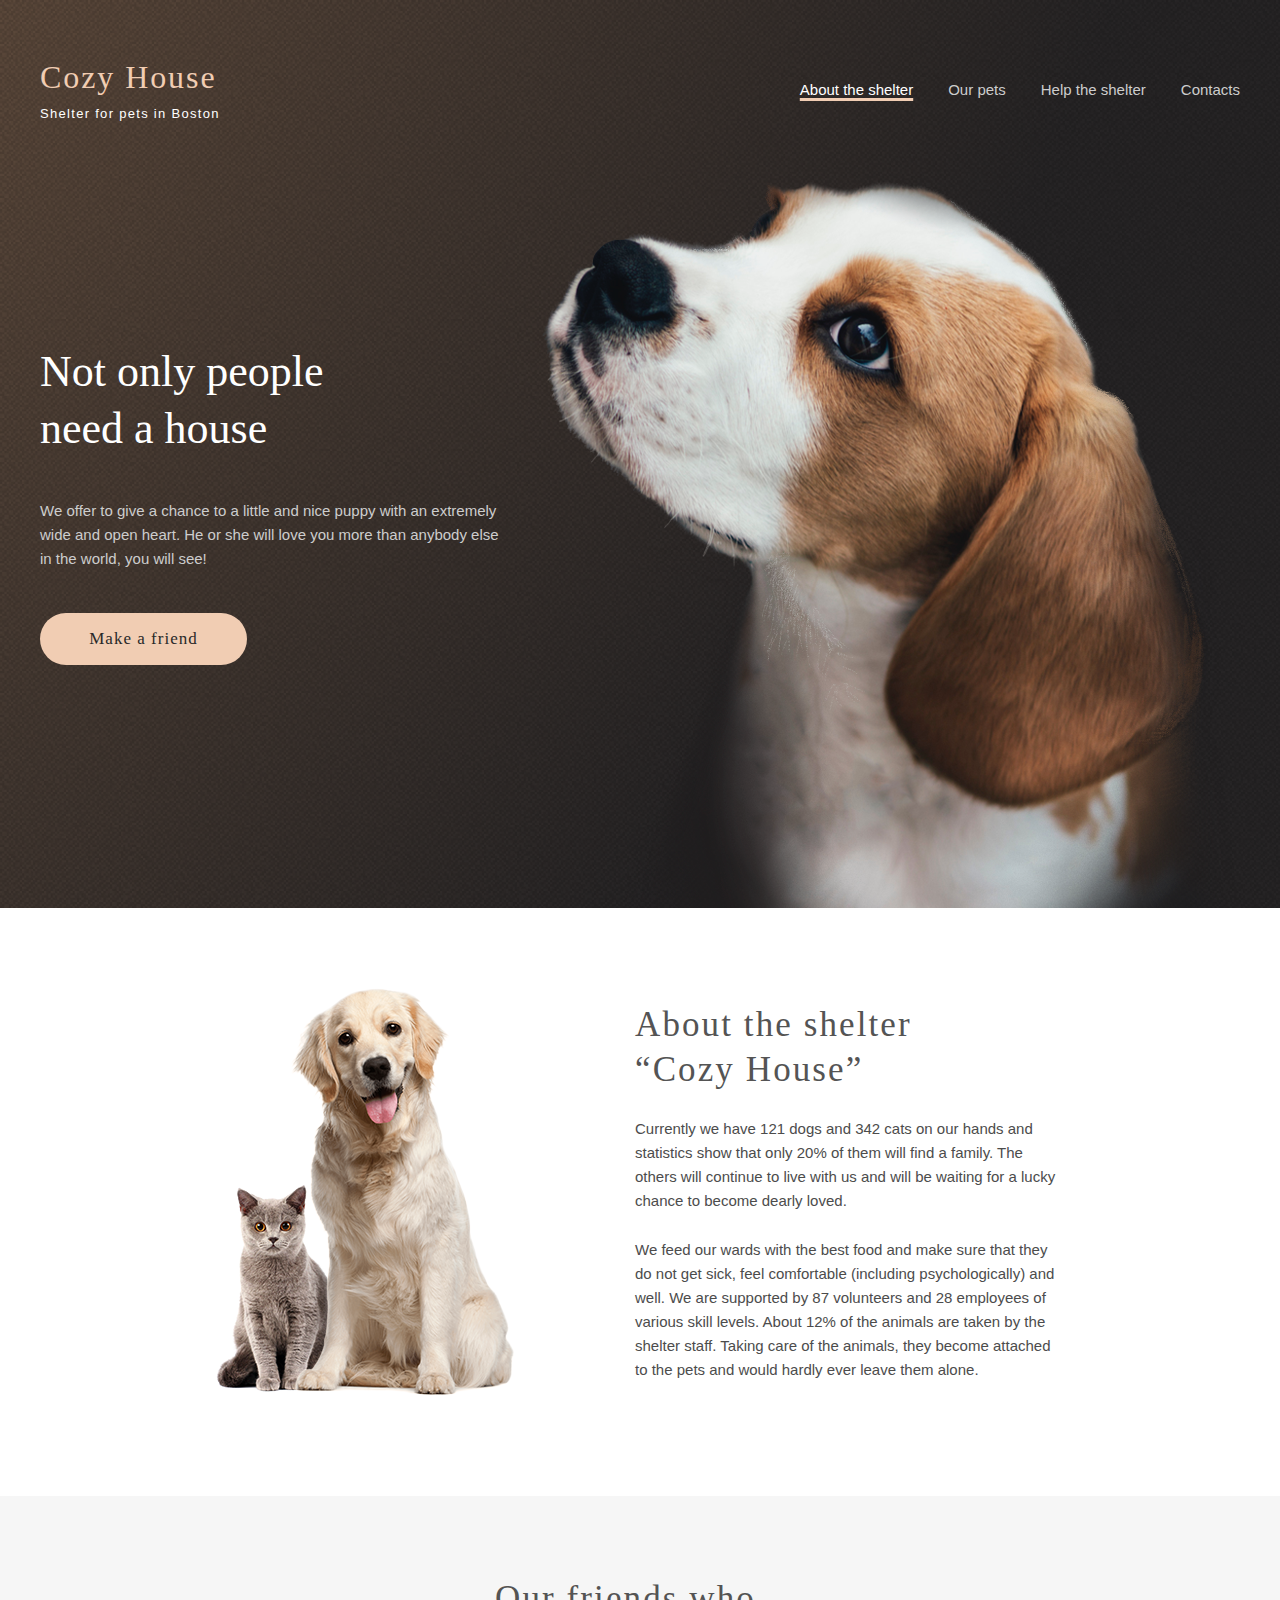
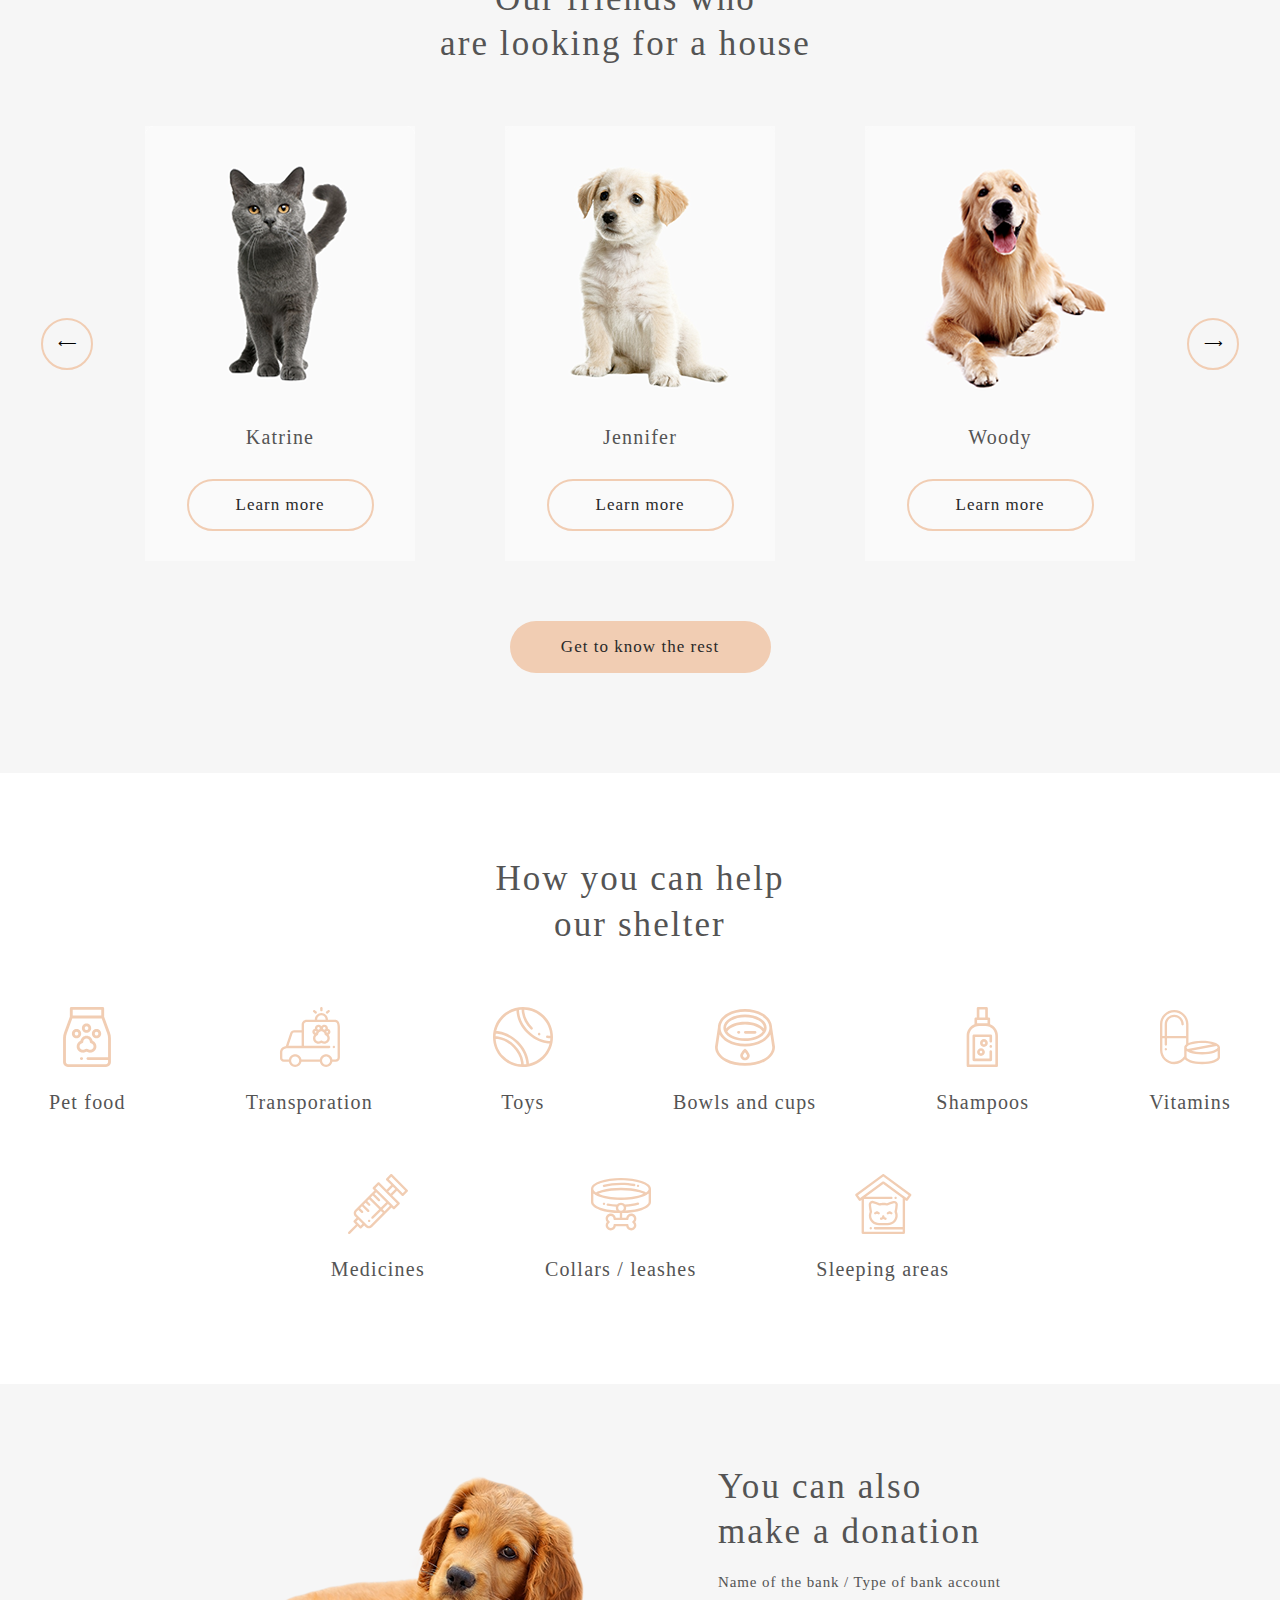
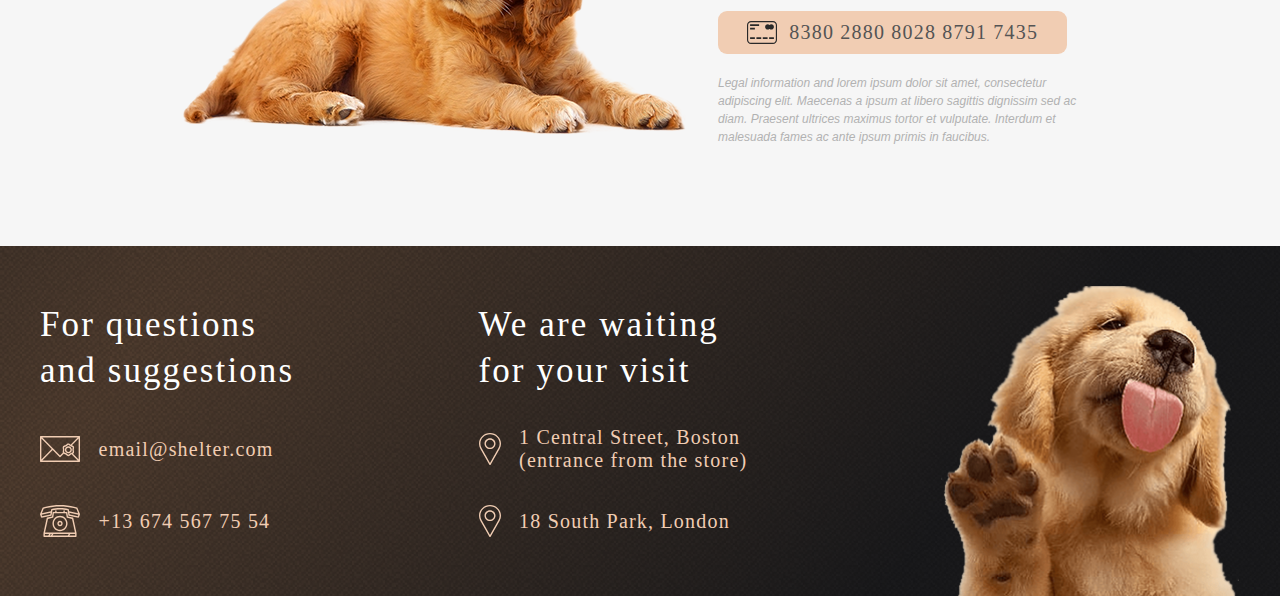
<file: pages/main/index.html>
<!DOCTYPE html>
<html>
  <head>
    <meta charset="utf-8">
    <meta name="viewport" content="width=device-width, initial-scale=1">
    <!-- <meta name="format-detection" content="telephone=no"> -->

    <title>Shelter</title>
    <link href="../../assets/icons/icon-shelter.png" rel ="icon" type="image/x icon">
    <link href="https://fonts.googleapis.com/css?family=Open+Sans+Condensed:300|Sonsie+One" rel="stylesheet" type="text/css">
    <link rel="stylesheet" href="style.css">

    
  </head>

  <body> 
      
    <div class="startscreen" id="startscreen">
       <header class="head-block">
          <div class="logotype"> 
             <div class="title"><h1><a href="#startscreen">Cozy House</a></h1> </div>
             <div class="subtitle"><p>Shelter for pets in Boston</p> </div>
          </div>

          <div class="hamburger-menu">
              <input id="menu_toggle" type="checkbox" />
              <label class="menu_btn" for="menu_toggle">
                  <span></span>
                </label>
             
                <div class="logotype-burger"> 
                    <div class="title"><h1><a href="#startscreen">Cozy House</a></h1> </div>
                    <div class="subtitle"><p>Shelter for pets in Boston</p> </div>
                 </div>

                 <div class="blackout-overlay"> </div>

                <nav class="nav-burger">
                 <div class="nav-list" id="myTopnav">
                    <a href="#startscreen" class="nav-link" id="about">About the shelter</a>
                   <a href="../pets/index.html" class="nav-link">Our pets</a>
                  <a href="#page-help" class="nav-link">Help the shelter</a>
                  <a href="#footer" class="nav-link">Contacts</a>
                 </div>
              </nav>
          </div>

          <nav class="nav">
            <div class="nav-list" id="myTopnav">
               <a href="#startscreen" class="nav-link" id="about">About the shelter</a>
              <a href="../pets/index.html" class="nav-link">Our pets</a>
             <a href="#page-help" class="nav-link">Help the shelter</a>
             <a href="#footer" class="nav-link">Contacts</a>
            </div>
         </nav>

      </header>
    

    <div class="content-main">
        <div class="txt-content-main">
        <h2 class="not-only"> Not only people<br> need a house</h2>
        <p class="txt">We offer to give a chance to a little and nice puppy with an extremely wide and open heart. He or she will love you more than anybody else in the world, you will see!</p>
         <a href="#our-friends"> <button class="button">Make a friend</button></a>
        </div>       
         <div class="img-dog"> <img src='../../assets/images/puppy.png'> </div>
        </div>
</div> <!--end startscreen-->

<div class="about-pets">
    <div class="content-about">
        <div class="txt-about-pets">
              <h3 class="about-h3">About the shelter <br> “Cozy House”</h3>
              <p class="about-p1">Currently we have 121 dogs and 342 cats on our hands and statistics show that only 20% of them will find a family. The others will continue to live with us and will be waiting for a lucky chance to become dearly loved.</p>
                <p class="about-p2">We feed our wards with the best food and make sure that they do not get sick, feel comfortable (including psychologically) and well. We are supported by 87 volunteers and 28 employees of various skill levels. About 12% of the animals are taken by the shelter staff. Taking care of the animals, they become attached to the pets and would hardly ever leave them alone.</p>
        </div>  
        <div class="img-about"> <img src='../../assets/images/about-pets.png' alt="about pets"> 
        </div>
    </div>
</div> <!--end about-->
    
<div class="page-pets" id="our-friends">
    <div class="pets-content">
        <div class="head-pets">
            <h3 class="pets-h3">Our friends who <br>are looking for a house</h3>
        </div>
        <div class="slider-pets">
            <button class="button-left-right button-left" id="btn-left">⟵</button>
            
            <div class='carousel_slider' id="carousel_slider">

                <div class="block-all-pets active-item" id="carousel">
                        <div class="block-pets">
                            <div class="img-pets"> <img src='../../assets/images/pets-katrine.png' alt="Katrine"> </div>
                            <p class="name-pets">Katrine</p>
                            <button class="button-learn-more">Learn more</button>
                        </div>
                        <div class="block-pets">
                            <div class="img-pets"> <img src='../../assets/images/pets-jennifer.png' alt="Jennifer"> </div>
                            <p class="name-pets" class="name-Jennifer">Jennifer</p>
                            <button class="button-learn-more">Learn more</button>
                        </div>
                        <div class="block-pets">
                            <div class="img-pets"> <img src='../../assets/images/pets-woody.png' alt="Woody"> </div>
                            <p class="name-pets">Woody</p>
                            <button class="button-learn-more">Learn more</button>
                        </div>
                    </div>
            </div>

            <button class="button-left-right button-right" id="btn-right">⟶</button>
        </div>
        <a href="../pets/index.html"><button class="button-pets" >Get to know the rest</button></a>
    </div>
</div>
  

<!--end page pets-->

<div class="page-help" id="page-help">
    <div class="help-content">
        <div class="head-help">
            <h3 class="head-help-h3">How you can help<br>our shelter</h3>
        </div>
        <div class="list-help">
            <div class="icon-block">
                <div class="icon"> <img src='../../assets/icons/icon-pet-food.svg' alt="icon"> </div>
                <div class="icon-txt"> <p>Pet food</p> </div>
            </div>
            <div class="icon-block">
                <div class="icon"> <img src='../../assets/icons/icon-transportation.svg' alt="icon"> </div>
                <div class="icon-txt"> <p>Transporation</p> </div>
            </div>
            <div class="icon-block">
                <div class="icon"> <img src='../../assets/icons/icon-toys.svg' alt="icon"> </div>
                <div class="icon-txt"> <p>Toys</p> </div>
            </div>
            <div class="icon-block">
                <div class="icon"> <img src='../../assets/icons/icon-bowls-and-cups.svg' alt="icon"> </div>
                <div class="icon-txt"> <p>Bowls and cups</p> </div>
            </div>
            <div class="icon-block">
                <div class="icon"> <img src='../../assets/icons/icon-shampoos.svg' alt="icon"> </div>
                <div class="icon-txt"> <p>Shampoos</p> </div>
            </div>
            <div class="icon-block">
                <div class="icon"> <img src='../../assets/icons/icon-vitamins.svg' alt="icon"> </div>
                <div class="icon-txt"> <p>Vitamins</p> </div>
            </div>
            <div class="icon-block">
                <div class="icon"> <img src='../../assets/icons/icon-medicines.svg' alt="icon"> </div>
                <div class="icon-txt"> <p>Medicines</p> </div>
            </div>
            <div class="icon-block">
                <div class="icon"> <img src='../../assets/icons/icon-collars-leashes.svg' alt="icon"> </div>
                <div class="icon-txt"> <p>Collars / leashes</p> </div>
            </div>
            <div class="icon-block">
                <div class="icon"> <img src='../../assets/icons/icon-sleeping-area.svg' alt="icon"> </div>
                <div class="icon-txt"> <p>Sleeping areas</p> </div>
            </div>
        </div>
    </div>
</div> <!--end page Help-->


<div class="donation-page">
    <div class="donation-content">
        <div class="donation-txt">
            <div class="donation-h3">
                <h3>You can also<br>make a donation</h3>
            </div>
            <div class="donation-h5">
                <h5>Name of the bank / Type of bank account</h5>
            </div>
            <div class="donation-card">
                <img src='../../assets/icons/credit-card.svg' alt="card"> 
                <p><a href="#card">&#160 8380 2880 8028 8791 7435</a></p>
            </div>
            <div class="donation-p">
                
                <p>Legal information and lorem ipsum dolor sit amet, consectetur adipiscing elit. Maecenas a ipsum at libero sagittis dignissim sed ac diam. Praesent ultrices maximus tortor et vulputate. Interdum et malesuada fames ac ante ipsum primis in faucibus.</p>
            </div>
        </div>
        <div class="donation-img">
            <img src='../../assets/images/donation-dog.png' alt="dog"> 
        </div>
    </div>


</div> <!--end page Donation-->

<div class="footer" id="footer">
    <div class="footer-elements">
    <div class="footer-contacts">
        <div class="footer-title" id="title-contacts">
            <h3>For questions <br>and suggestions</h3>
        </div>
        <div class="footer-txt" id="mail">
            <img src='../../assets/icons/icon-email.svg' alt="email">
            <p><a href="mailto:email@shelter.com"> &#160&#160 email@shelter.com</a></p>
        </div>
        <div class="footer-txt" id="phone" >
            <img src='../../assets/icons/icon-phone.svg' alt="phone">
            <p><a href="tel:+136745677554"> &#160&#160 +13 674 567 75 54</a></p>
        </div>
    </div>
    <div class="footer-location">
        <div class="footer-title" idss="title-location">
            <h3>We are waiting <br>for your visit</h3>
        </div>
        <div class="footer-txt" id="first-adress">
            <img src='../../assets/icons/icon-marker.svg' alt="adress">
            <p><a href="https://www.google.ru/maps/@53.6804329,48.7716596,11.81z" target='_blank'>&#160&#160 1 Central Street, Boston<br>&#160&#160 (entrance from the store)</a></p>
        </div>
        <div class="footer-txt" id="second-adress">
            <img src='../../assets/icons/icon-marker.svg' alt="adress">
            <p><a href="https://www.google.ru/maps/@53.6804329,48.7716596,11.81z" target="_blank"> &#160&#160 18 South Park, London </a></p>
        </div>
    </div>
    <div class="footer-puppy">
        <img src='../../assets/images/footer-puppy.png' alt="footer dog">
    </div>
    </div>
</div>
        <script src="popup.js"></script>
        <script src="index.js"></script>
        <script src="script-slider.js"></script>
  </body>
</html>
</file>
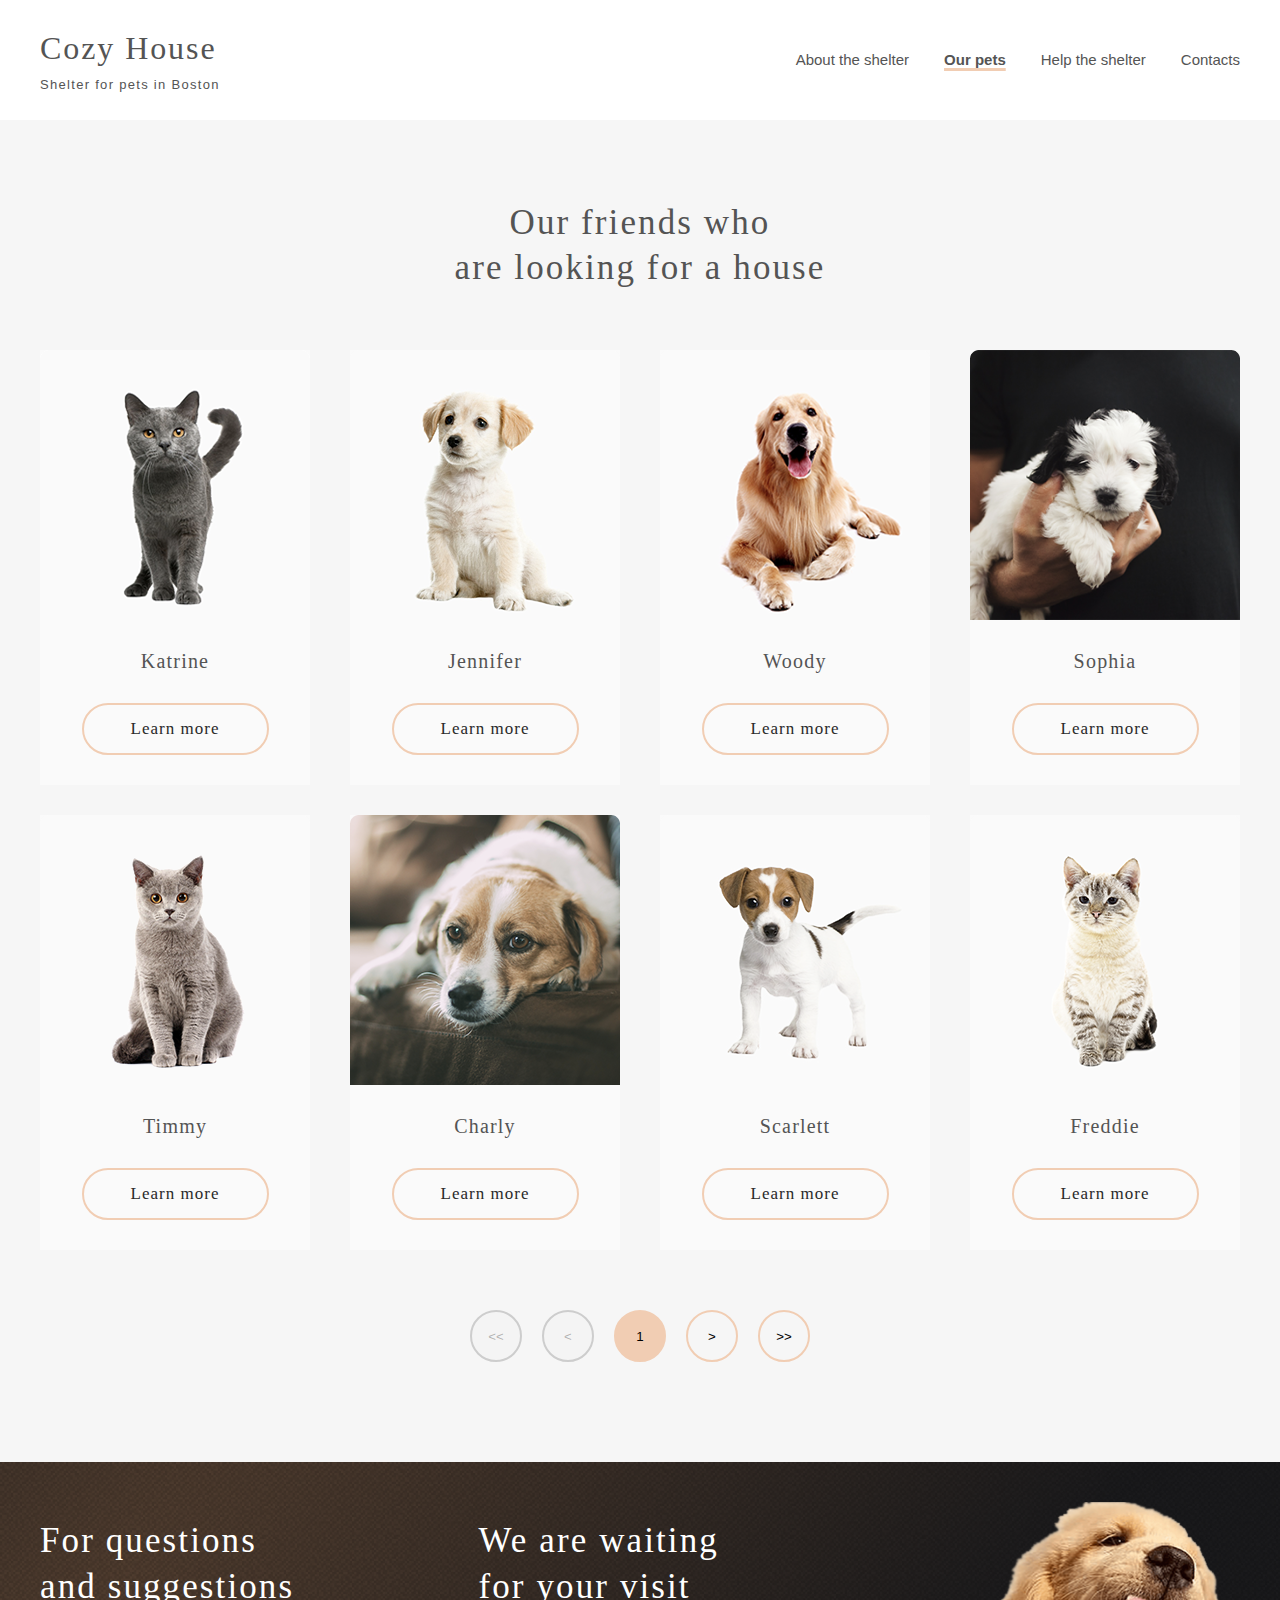
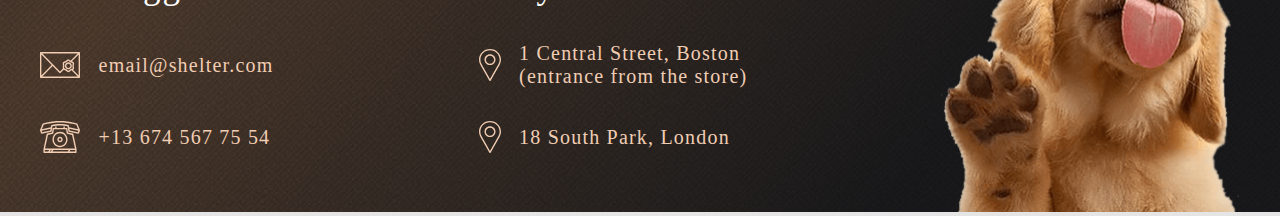
<file: pages/pets/index.html>
<!DOCTYPE html>
<html>
  <head>
    <meta charset="utf-8">
    <meta name="viewport" content="width=device-width, initial-scale=1">
    <!-- <meta name="format-detection" content="telephone=no"> -->

    <title>Our pets</title>
    <link href="../../assets/icons/icon-shelter.png" rel ="icon" type="image/x icon">
    <link href="https://fonts.googleapis.com/css?family=Open+Sans+Condensed:300|Sonsie+One" rel="stylesheet" type="text/css">
    <link rel="stylesheet" href="style.css">

    
  </head>

  <body> 

    <div class="header-container">
       <header class="head-block">
          <div class="logotype"> 
             <div class="title"><h1><a href="../main/index.html">Cozy House</a></h1> </div>
             <div class="subtitle"><p>Shelter for pets in Boston</p> </div>
          </div>

          <div class="hamburger-menu">
            <input id="menu_toggle" type="checkbox" />
            <label class="menu_btn" for="menu_toggle">
                <span></span>
            </label>
           
              <div class="logotype-burger"> 
                  <div class="title"><h1><a href="../main/index.html#startscreen">Cozy House</a></h1> </div>
                  <div class="subtitle"><p>Shelter for pets in Boston</p> </div>
               </div>

               <div class="blackout-overlay"> </div>
              
              <nav class="nav-burger">
               <div class="nav-list" id="myTopnav">
                  <a href="../main/index.html" class="nav-link" id="about">About the shelter</a>
                 <a href="../pets/index.html" class="nav-link" id="our-pets">Our pets</a>
                <a href="../main/index.html#page-help" class="nav-link">Help the shelter</a>
                <a href="#footer" class="nav-link">Contacts</a>
               </div>
            </nav>
        </div>
        


        <nav class="nav">
          <div class="nav-list" id="myTopnav">
             <a href="../main/index.html#startscreen" class="nav-link" id="about">About the shelter</a>
            <a href="../pets/index.html" class="nav-link" id="our-pets">Our pets</a>
           <a href="../main/index.html#page-help" class="nav-link">Help the shelter</a>
           <a href="#footer" class="nav-link">Contacts</a>
          </div>
       </nav>

      </header>
    </div> <!-- end header-->
    
    

      <div class="block-page-pets">
         <div class="pets-container">
            <div class="title-pets-container">
                <h3>Our friends who<br>
                    are looking for a house</h3>
            </div>
            <div class="cards pets">
                <div class="block-all-pets">
                    <div class="block-pets" class="block-Katrine">
                          <div class="img-pets"> <img src='../../assets/images/pets-katrine.png' alt="Katrine"> </div>
                           <p class="name-pets" class="name-Katrine">Katrine</p>
                           <button class="button-learn-more">Learn more</button>
                      </div>
                     <div class="block-pets" class="block-Jennifer">
                        <div class="img-pets"> <img src='../../assets/images/pets-jennifer.png' alt="Jennifer"> </div>
                         <p class="name-pets" class="name-Jennifer">Jennifer</p>
                         <button class="button-learn-more">Learn more</button>
                     </div>
                     <div class="block-pets" class="block-Woody">
                        <div class="img-pets"> <img src='../../assets/images/pets-woody.png' alt="Woody"> </div>
                         <p class="name-pets" class="name-Woody">Woody</p>
                         <button class="button-learn-more">Learn more</button>
                      </div>
                      <div class="block-pets">
                        <div class="img-pets"> <img src='../../assets/images/pets-sophia.png' alt="Sophia"> </div>
                         <p class="name-pets">Sophia</p>
                         <button class="button-learn-more">Learn more</button>
                      </div>
                      <div class="block-pets">
                        <div class="img-pets"> <img src='../../assets/images/pets-timmy.png' alt="Timmy"> </div>
                         <p class="name-pets">Timmy</p>
                         <button class="button-learn-more">Learn more</button>
                      </div>
                      <div class="block-pets">
                        <div class="img-pets"> <img src='../../assets/images/pets-charly.png' alt="Charly"> </div>
                         <p class="name-pets">Charly</p>
                         <button class="button-learn-more">Learn more</button>
                      </div>

                      <div class="block-pets">
                        <div class="img-pets"> <img src='../../assets/images/pets-scarlet.png' alt="Scarlet"> </div>
                         <p class="name-pets">Scarlett</p>
                         <button class="button-learn-more">Learn more</button>
                      </div>

                        <div class="block-pets">
                            <div class="img-pets"> <img src='../../assets/images/pets-freddie.png' alt="Freddie"> </div>
                            <p class="name-pets">Freddie</p>
                            <button class="button-learn-more">Learn more</button>
                        </div>

                        
                    </div>
            </div>
            <div class="navigation">
                <div class="button-container">
                    <button disabled class="button-nav-left"> << </button>
                    <button disabled class="button-nav-left"> < </button>
                    <button class="button-nav" id="nav-number-page">1</button>
                    <button class="button-nav"> > </button>
                    <button class="button-nav"> >> </button>
                </div>
               
            </div>
         </div>
      </div> 
    

    <div class="footer" id="footer">
      <div class="footer-elements">
       <div class="footer-contacts">
           <div class="footer-title" id="title-contacts">
               <h3>For questions <br>and suggestions</h3>
           </div>
           <div class="footer-txt" id="mail">
               <img src='../../assets/icons/icon-email.svg' alt="email">
               <p><a href="mailto:email@shelter.com"> &#160&#160 email@shelter.com</a></p>
           </div>
           <div class="footer-txt" id="phone" >
               <img src='../../assets/icons/icon-phone.svg' alt="phone">
               <p><a href="tel:+136745677554"> &#160&#160 +13 674 567 75 54</a></p>
           </div>
       </div>
       <div class="footer-location">
           <div class="footer-title" idss="title-location">
               <h3>We are waiting <br>for your visit</h3>
           </div>
           <div class="footer-txt" id="first-adress">
               <img src='../../assets/icons/icon-marker.svg' alt="adress">
               <p><a href="https://www.google.ru/maps/@53.6804329,48.7716596,11.81z" target='_blank'>&#160&#160 1 Central Street, Boston<br>&#160&#160 (entrance from the store)</a></p>
           </div>
           <div class="footer-txt" id="second-adress">
               <img src='../../assets/icons/icon-marker.svg' alt="adress">
               <p><a href="https://www.google.ru/maps/@53.6804329,48.7716596,11.81z" target="_blank"> &#160&#160 18 South Park, London </a></p>
           </div>
       </div>
       <div class="footer-puppy">
           <img src='../../assets/images/footer-puppy.png' alt="footer dog">
       </div>
      </div>
    </div>

  <script src="popup-pets.js"></script>
  <script src="index-pets.js"></script>
  <script src="script-pets.js"></script>
  </body>
</file>
<file: pages/main/style.css>
html, body {
  
  margin: 0;
  scroll-behavior: smooth;
  display: flex;
  flex-direction: column;
}

.disabled {
  display: none !important;
}

.startscreen{
  background-color: black;
  background: url('../../assets/images/gradient.png');
  background-size: cover;
  height: 908px;
  display: flex;
  flex-direction: column;
  gap: 60px;
}

.head-block {
  width: auto;
  position: relative;
  padding-top: 60px;
  display: flex;
  align-items: center;
  justify-content: space-between;
  margin-top: 0;
  margin-inline: 40px;
  height: 60px;
}

.logotype {
  display: flex;
  flex-direction: column;
  left: 40px;
  top: 60px;
}

.hamburger-menu {
  display: none;
}

.nav-burger {
  visibility: hidden;
}

#menu_toggle {
  display: none;
}

.logotype-burger {
  visibility: hidden;
  position: absolute;
  top: 30px;
  right: -100%;
  z-index: 400;
}

.title h1 {
  margin: 0;
  font-size: 32px;
}

.title h1 a{
  margin: 0;
  color: #F1CDB3;  
  font-family: 'Georgia';
  font-style: normal;
  font-weight: 400;
  font-size: 32px;
  line-height: 110%;
  letter-spacing: 0.06em;
  text-decoration: none;
}

.subtitle p{
  margin: 0;
  margin-top: 10px;
  color:#ffffff;
  font-family: Arial, sans-serif;
  font-style: normal;
  font-weight: 400;
  font-size: 13px;
  line-height: 15px;
  align-items: center;
  letter-spacing: 0.1em;
  text-align: center;
  margin-bottom: 0;
}
 

.nav {
  margin-left: auto;
}  

.nav-list {
  list-style: none;  
  display: flex;
  flex-direction: row;
  gap: 35px;
  align-items: center;
  margin-right: 0;   
}

.nav-link {   
  font-family: 'Arial';
  font-style: normal;
  font-weight: 400;
  font-size: 15px;
  line-height: 160%;
  text-decoration: none;
  color: #CDCDCD;
  margin-bottom: 0;
}

.nav-link:hover {
  text-decoration: none;
  color: #ffffff;
}

#burger {
  display: none;
} 
    
#about {
  font-family: 'Arial';
  text-decoration: underline;
  color: #ffffff;
  text-decoration-color: #F1CDB3;
  text-decoration-thickness: 3px;
  text-underline-offset: 3px;
}

.content-main { 
  margin-bottom: 0;
  display: flex;
  flex-direction: row;
  justify-content: center;
  gap: 42px;
  margin-inline: 40px;
}

.txt-content-main {
  display: flex;
  flex-direction: column;
  margin-top: 163px;
  width: 460px;
  height: 322px;
}

.not-only {
  margin-top: 0;
  margin-bottom: 0;
  padding-bottom: 42px;
  width: 310px;
  color: #ffffff;
  font-family: 'Georgia';
  font-style: normal;
  font-weight: 400;
  font-size: 44px;
  line-height: 130%;
  display: flex;
  align-items: center;
}

.txt {
  margin-top: 0;
  margin-bottom: 0;
  padding-bottom: 42px;
  font-family: 'Arial';
  font-style: normal;
  font-weight: 400;
  font-size: 15px;
  line-height: 160%;
  display: flex;
  align-items: center;
  color: #CDCDCD;
}

.button a {
  text-decoration: none;
  color: #292929;
}

.button {
  background: #F1CDB3;
  border-radius: 100px;
  border: none;
  width: 207px;
  height: 52px;
  font-family: 'Georgia';
  font-style: normal;
  font-weight: 400;
  font-size: 17px;
  line-height: 130%;
  letter-spacing: 0.06em;
  color: #292929;
  cursor: pointer;
}

.button:hover {
  background: #FDDCC4;
}

                                                     /* About pets */
.about-pets {
  background: #ffffff;
  height: 588px;
}

.content-about {
  margin: 0px 40px 100px 40px;
  padding-top: 80px;
  display: flex;
  flex-direction: row-reverse;
  gap: 120px;
}

.about-h3 {
  margin-top: 0;
  width: 370px;
  height: 90px;
  margin-bottom: 25px;
  font-family: 'Georgia';
  font-style: normal;
  font-weight: 400;
  font-size: 35px;
  line-height: 130%;
  display: flex;
  align-items: center;
  letter-spacing: 0.06em;
  color: #545454;
}

.about-p1 {
  margin-top: 0;
  margin-bottom: 25px;
  font-family: 'Arial';
  font-style: normal;
  font-weight: 400;
  font-size: 15px;
  line-height: 160%; 
  color: #4C4C4C;
}

.about-p2 {
  margin-bottom: 0;
  font-family: 'Arial';
  font-style: normal;
  font-weight: 400;
  font-size: 15px;
  line-height: 160%;
  display: flex;
  align-items: center;
  color: #4C4C4C;
}

.txt-about-pets {
  width: 430px;
  height: 380px;
  margin-right: 175px;
  padding-top: 14px;

}

.img-about {
  width: 300px;
  height: 408px;
}
                                        
.page-pets {                          /* Page Pets */
  background: #F6F6F6;
  height: 877px;
}

.pets-content {
  margin: 0px 40px 100px 40px;
  padding-top: 80px;
  display: flex;
  flex-direction: column;
  align-items: center;
  /* max-width: 1200px; */
  height: 697px;
  gap: 60px;
}

.head-pets {
  height: 90px;
}

.pets-h3 {
  margin: 0;
  width: 400px;
  height: 90px;
  margin-top: 0;
  font-family: 'Georgia';
  font-style: normal;
  font-weight: 400;
  font-size: 35px;
  line-height: 130%;
  display: flex;
  align-items: center;
  text-align: center;
  letter-spacing: 0.06em;
  color: #545454;
}

.button-pets a{
  text-decoration: none;
  color: #292929;
}

.button-pets {
  width: 261px;
  height: 52px;
  background: #F1CDB3;
  border-radius: 100px;
  border: none;
  font-family: 'Georgia';
  font-style: normal;
  font-weight: 400;
  font-size: 17px;
  line-height: 130%;
  letter-spacing: 0.06em;
  color: #292929;
  align-items: center;
  cursor: pointer;
}

.button-pets:hover {
  background: #FDDCC4;
}

.slider-pets {
  position: relative;
  overflow: hidden;
  height: 435px; 
  display: flex;
  flex-direction: row;
  gap: 52px;
  align-items: center; 
}

.block-all-pets {
  display: flex;
  flex-direction: row;
  gap: 90px;   
}
.block-all-pets :hover > .button-learn-more{
  background: #FDDCC4 ;
} 

.block-pets {
  background-color: #FAFAFA;     /* block one pet - img, name, button */
  width: 270px;
  height: 435px;
  gap: 30px;
  cursor: pointer;
} 


.img-pets {
  width: 270px;
  height: 270px;
}

.name-pets{
  font-family: 'Georgia';
  font-style: normal;
  font-weight: 400;
  font-size: 20px;
  line-height: 23px;
  display: flex;
  align-items: center;
  text-align: center;
  letter-spacing: 0.06em;
  color: #545454;
  width: 270px;
  display: inline-block;
  margin: 30px 0;
}

.button-left-right {
  border: 2px solid #F1CDB3;
  background: #F6F6F6;
  box-sizing: border-box;
  border-radius: 100px;
  width: 52px;
  height: 52px;
  cursor: pointer;
}

.button-learn-more {
  background: #FAFAFA;
  font-family: 'Georgia';
  font-style: normal;
  font-weight: 400;
  font-size: 17px;
  line-height: 130%;
  letter-spacing: 0.06em;
  color: #292929;
  border: 2px solid #F1CDB3;
  box-sizing: border-box;
  border-radius: 100px;
  width: 187px;
  height: 52px;
  margin-left: 41.5px;
  cursor: pointer;
}

.block-all-pets :hover {  /*интерактивность карточки */
  background: #fff;
}

.button-learn-more:hover {
  background: #FDDCC4;
}

.button-left-right:hover {
  background: transparent;
}


.page-help {                                                     /* page HELP */
  background-color: #fff;
}

.help-content {
  height: 431px;
  margin-bottom: 100px;
  margin-left: 40px;
  margin-right: 40px;
  padding-top: 80px;
  display: flex;
  flex-direction: column;
  justify-content: center;
}

.head-help h3 {
  height: 90px;
  margin-bottom: 60px;
  font-family: 'Georgia';
  font-style: normal;
  font-weight: 400;
  font-size: 35px;
  line-height: 130%;
  display: flex;
  align-items: center;
  text-align: center;
  letter-spacing: 0.06em;
  color: #545454; 
  margin-top: 0;
  padding-top: 35px;
  justify-content: center;
}

.list-help  {
  display: flex;
  flex-direction: row;
  flex-wrap: wrap;
  justify-content: center;
  column-gap: 120px;
  row-gap: 40px;
  padding-bottom: 15px;
}

.icon-block {
  display: flex;
  flex-direction: column;
  justify-content: center;
  align-items: center;
}

.icon-txt p{
  font-family: 'Georgia';
  font-style: normal;
  font-weight: 400;
  font-size: 20px;
  line-height: 115%;
  display: flex;
  align-items: center;
  text-align: center;
  letter-spacing: 0.06em;
  color: #545454;
}

.icon img {
  float: bottom;
}


.donation-page {                                                /* Donation-page */
  height: 462px;
  background: #F6F6F6;
}

.donation-content {
  max-width: 915px;
  height: 282px;
  display: flex;
  flex-direction: row-reverse;
  margin-left: 183px;
  margin-right: 182px;
  padding-top: 80px;
}

.donation-img {
  width: 505px;
  height: 261px;
  padding-bottom: 110px;
  padding-top: 11px;
}

.donation-txt{
  margin-top: 0;
  width: 380px;
  padding-left: 30px;
  display: flex;
  flex-direction: column;
  row-gap: 20px;
  justify-content: center;
}

.donation-h3 h3{
  margin: 0;
  height: 90px;
  width: 300px;
  font-family: 'Georgia';
  font-style: normal;
  font-weight: 400;
  font-size: 35px;
  line-height: 130%;
  display: flex;
  align-items: center;
  letter-spacing: 0.06em;
  color: #545454;
}

.donation-h5 h5 {
  font-family: 'Georgia';
  font-style: normal;
  font-weight: 400;
  font-size: 15px;
  line-height: 110%;
  display: flex;
  align-items: center;
  letter-spacing: 0.06em;
  color: #545454;
  margin: 0;
}

.donation-card {
  background: #F1CDB3;
  border-radius: 9px;
  font-family: 'Georgia';
  font-style: normal;
  font-weight: 400;
  font-size: 20px;
  line-height: 115%;
  display: flex;
  align-items: center;
  letter-spacing: 0.06em;
  color: #545454;
  height: 43px;
  width: 349px;
  margin: 0;
  justify-content: center;
}

.donation-card a {
  text-decoration: none;
  font-family: 'Georgia';
  font-style: normal;
  font-weight: 400;
  font-size: 20px;
  line-height: 115%;
  display: flex;
  align-items: center;
  letter-spacing: 0.06em;
  color: #545454;
  height: 43px;
  margin: 0;
  justify-content: center;
}

.donation-p p {    
  font-family: 'Arial';
  font-style: italic;
  font-weight: 400;
  font-size: 12px;
  line-height: 18px;
  display: flex;
  align-items: center;
  color: #B2B2B2;
  margin: 0;
}
 
.footer {                                    /* footer */
  height: 350px;
  background: url('../../assets/images/footer-gradient-background.png');
  background-size: cover;
}

.footer-elements {
  margin: 40px 40px 0 40px;
  display: flex;
  flex-direction: row;
  gap: 160px;
}


.footer-contacts {
  width: 279px;
  height: 234px;
  display: flex;
  flex-direction: column;
  padding-top: 16px;
  padding-bottom: 60px;
  gap: 40px;
}

.footer-location {
  width: 302px;
  height: 234px;
  display: flex;
  flex-direction: column;
  justify-content: left;
  padding-top: 16px;
  gap: 33px;
}

.footer-title {
  margin-left: 0;
}

.footer-txt {
  display: flex;
  align-items: center;
}

.footer-title h3{
  margin: 0;
  font-family: 'Georgia';
  font-style: normal;
  font-weight: 400;
  font-size: 35px;
  line-height: 130%;
  letter-spacing: 0.06em;
  color: #FFFFFF;
  display: flex;
}

.footer-txt p {
  margin: 0;
}

.footer-txt p a{
  text-decoration: none;
  font-family: 'Georgia';
  font-style: normal;
  font-weight: 400;
  font-size: 20px;
  line-height: 115%;
  letter-spacing: 0.06em;
  color: #F1CDB3;
}


@media screen and (max-width: 1279.98px) {

  body {
    width: 100%;
  }

  .startscreen {
    display: flex;
    height: 1165px;
  
  }

  .head-block {
    margin-inline: 30px;
    padding-top: 30px;
  }

  .content-main {
    margin-top: 0;
    display: flex;
    flex-direction: column;
    align-items: center;
    justify-content: center;
    height: 1015px;
    gap: 100px;
  }

  .txt-content-main {
    margin-top: 0;
  }

  .txt-content-main a{
    display: inline-block;
    align-self: center;
  }

  .img-dog {
    align-self: flex-end;
  }

  .img-dog img {
    height: 593px;
    float: right;
  }

  .about-pets {
    height: 1048px;
  }

  .content-about {
    flex-direction: column;
    align-items: center;
    gap: 80px;
  }

  .txt-about-pets {
    margin: 0;
    padding-top: 0%;
  }

  .pets-content {
    margin-inline: 30px;
  }

  .block-pets:nth-child(3) {
    display: none;
  }

  .slider-pets {
    gap: 12px;
  }

  .block-all-pets {
    gap: 40px;
  }

  .page-help {
    height: 779px;
  }

  .help-content {
    margin-inline: 69px;
    height: 599px;
  }

  .icon-block {
    height: 113px;
    gap: 30px;
  }

  .list-help {
    height: 449px;
    display: grid;
    grid-template-columns: 1fr 1fr 1fr;
    grid-template-rows: 1fr 1fr 1fr;
    grid-column-gap: 60px;
    grid-row-gap: 55px;
    padding-bottom: 0;
  }

  .icon-txt p{
    margin: 0;
  }

  .head-help h3 {
    padding-top: 0;
  }
  
  .donation-page {
    height: 783px;
  }

  .donation-content {
    height: 603px;
    flex-direction: column;
    gap: 60px;
    justify-content: center;
    justify-self: center;
    align-items: center;
  }

  .donation-txt {
    padding-left: 0;
  }

  .donation-img {
    padding-bottom: 0;
    padding-top: 0;
  }

  .footer {
    height: 639px;
    background-size: cover;
  }

  .footer-elements {
    max-width: 1000px;
    flex-wrap: wrap;
    row-gap: 65px;
    column-gap: 60px;
    justify-content: center;
    margin: 30px 30px auto 30px;
  }

  .footer-contacts, .footer-location {
    padding-bottom: 0;
    padding-top: 0;
  }

  .footer-puppy img {
    float: bottom;
  }
}

@media screen and (max-width: 767px) {       /* медиа запрос 320-768 */

  body {
    width: 100%;
  }

  .startscreen {
    display: flex;
    height: 823px;
  }

  .head-block {
    margin-left: 10px;
    margin-right: 53px;
  }

  .nav {
    display: none;
  }

  #burger {
    position: relative;
    top: 0;
    right: 0;
    float: right;
    display: block;
    color: #F1CDB3;
    text-decoration: none;
    font-size: 32px;
  }

  .content-main {
    margin-top: 0;
    display: flex;
    flex-direction: column;
    align-items: center;
    justify-content: center;
    height: 673px;
    margin-inline: 10px;
    gap:105px;
  }

  .txt-content-main {
    margin-top: 0;
    width: 100%;
    height: 296px;
    gap: 42px;
  }

  .txt-content-main a{
    display: inline-block;
    align-self: center;
  }

  .not-only {
    font-size: 25px;
    justify-items: center;
    padding-bottom: 0;
    display: block;
    margin: 0 auto;
    text-align: center;
    letter-spacing: 0.06em;
    width: auto;
  }

  .txt {
    display: block;
    margin: 0 auto;
    padding-bottom: 0;
    text-align: center;
  }

  .txt p {
    text-align: center;
  }

  .img-dog {
    align-self: flex-end;
  }

  .img-dog img {
    height: 271.77px;
    float: bottom;
  }

  .about-pets {
    height: 974px;
  }

  .content-about {
    flex-direction: column;
    align-items: center;
    height: 890px;
    margin: 42px 10px;
    padding-top: 0;
    padding-bottom: 0;
    gap: 42px;
  }

  .about-h3 {
    width: 100%;
    font-size: 25px;
    text-align: center;
    display: block;
    margin: auto;
  }

  .about-p1, .about-p2 {
    margin-bottom: 22px;
    margin-inline: 15px;
    text-align: justify;
  }

  .txt-about-pets {
    width: auto;
    height: 494px;
    margin: 0;
    padding-top: 0%;
  }

  .img-about img{
    height: 353.6px;
    width: 260px;
  }

  .img-about {
    width: auto;
    height: auto;
    justify-items: center;
  }

  .page-pets {
    height: 791px;
  }

  .pets-content {
    margin: 42px 10px;
    padding-top: 0;
    gap: 42px;
  }

  .pets-h3 {
    font-size: 25px;
    width: 100%;
    height: 64px;
    text-align: center;
  }

  .head-pets {
    height: 64px;
  }

  .block-pets:nth-child(2) {
    display: none;
  }

  .slider-pets {
    height: auto;
    display: grid;
    grid-row-gap: 20px;
    align-items: baseline;
    grid-template-areas: 
    "A A"
    "B C" ;
  }

  .carousel_slider {
    grid-area: A;
    padding-bottom: 20px;
  }

  .button-left {
    grid-area: B;
  }

  .button-right {
    grid-area: C;
  }

  .button-left-right {
    justify-self: center
  }

  .page-help {
    height: 745px;
  }

  .help-content {
    margin: 0;
    margin-inline: 0;
    height: 100%;
    width: 100%;
    padding-top: 0;
  }

  .head-help h3 {
    font-size: 25px;
    height: 64px;
    margin-bottom: 42px;
  }
  .icon-block {
    height: 87px;
    gap: 20px;
  }

  .icon-txt p {
    font-size: 15px;
  }

  .icon img {
    height: 50px;
    width: 50px;
  }

  .list-help {
    height: 555px;
    grid-template-columns: repeat(2, 1fr);
    grid-template-rows: repeat(5, 1fr);
    grid-column-gap: 30px;
    grid-row-gap: 30px;
    padding: 0 4.6875%;
  }

  .donation-page {
    height: 542.2px;
  }

  .donation-content {
    margin: 42px 10px;
    height: auto;
    gap: 42px;
    padding-top: 0;
  }

  .donation-txt {
    width: 100%;
    align-items: center;
    margin: 0 10px;
  }

  .donation-h3 h3{
    display: block;
    font-size: 25px;
    height: 64px;
  }

  .donation-h3 {
    text-align: center;
  }

  .donation-h5 h5{
    letter-spacing: 0;
    height: 24px;
  }

  .donation-h5 {
    text-align: center; 
  }

  .donation-card a{
    font-size: 15px;
  }

  .donation-card {
    width: 281px;
  }

  .donation-p {
    margin: 0 10px;
    text-align: justify;
  }

  .donation-img img {
    width: 260px;
  }

  .donation-img {
    width: 100%;
    height: auto;
    display: flex;
    justify-content: center;
  }

  .footer {
    height: 809px;
  }

  .footer-elements {
    margin: 30px 10px 0 10px;
    flex-direction: column;
    gap: 40px;
    justify-content: center;
  }

  .footer-contacts {
    width: 100%;
    height: 208px;
    gap: 40px;
    justify-content: center ;
    align-self: center;
    align-items: center;
  }

  .footer-location {
    width: 100%;
    height: 222px;
    gap: 40px;
  }

  .footer-title {
      width: 92.667%;
      margin: 0 auto;
      justify-content: center;
      align-items: center;
  }

  .footer-title h3{
      display: block;
  font-size: 25px;
  text-align: center;
  justify-content: center;
  align-items: center;
  }
  .footer-title h3 br{
      display: none;
  }

  .footer-txt {
      justify-content: center;
  }
  .footer-txt p {
      display: block;
      text-align: center;
      justify-content: flex-start;
  }

  #first-adress,  #second-adress {
      text-align: start;
  }

  .footer-puppy img{
  width: 260px;
  height: 269px;
  }

  .footer-puppy {
      height: 269px;
      width: 260px;
      display: block;
      align-items: center;
      margin: 0 auto;
  }


                      /* Gamburger version2 */

  #menu_toggle {
      opacity: 0;
  }

  .hamburger-menu {
    display: block;
  }

  .menu_btn {
      display: flex;
      align-items: center;
      position: absolute;
      top: 49px;
      right: 0;
      width: 30px;
      height: 22px;
      cursor: pointer;
      z-index: 100;
  }
  .menu_btn > span,
  .menu_btn > span::before,
  .menu_btn > span::after {
      display: block;
      position: absolute;
      width: 100%;
      height: 2px;
      background-color: #F1CDB3;
  }

  .menu_btn > span::before {
      content: '';
      top: -8px;
  }

  .menu_btn > span::after {
    content: '';
    top: 8px; 
  }

  .nav-burger {
      display: flex;
      align-items: center;
      justify-content: center;
      position: fixed;
      top: 0;
      right: -100%;
      width: 320px;
      height: 100vh;
      margin: 0;
      padding: 0;
      list-style: none;
      text-align: center;
      background-color:#292929;
      box-shadow: 1px 0px 6px rgba(0,0,0,.2);
  }

  .nav-list {
      display: flex;
      flex-direction: column;
      gap: 40px;
      padding: 248px 0;
  }
  .nav-link {
      font-size: 32px;
      font-weight: 400;
  }

  #menu_toggle:checked ~ .menu_btn {
      transform: rotate(90deg);
  }

  #menu_toggle:checked ~ .nav-burger {
      visibility: visible;
      right: 0;
  }
  
  #menu_toggle:checked ~ .nav-link {
      /* visibility: visible;
      display:block; */
      position: absolute;
      z-index: 300;
  }

  #menu_toggle:checked ~ .logotype-burger {
      visibility: visible;
      right: 60px;
  }

  .menu_btn  {
    transition-duration: 1s;
  }

  .logotype-burger {
    transition-duration: 1s;
  }

  .nav-burger {
    transition-duration: 1s;
  }

}

.hidden {
    opacity: 0;
    transition: opacity 1s;
}

.carousel_slider {
    position: relative;
    overflow: hidden;
    display: flex;
    flex-direction: row;
    flex-wrap: nowrap;
    overflow: hidden;
}

.active-item {
    transform: translateX(0);
}

.right-item {
    position: absolute;
    transform: translateX(110%);
    opacity: 0;
}

.left-item {
    position: absolute;
    transform: translateX(-110%);
    opacity: 0;
}

.transition-right-active {
    transform: translateX(-110%);
    transition-duration: 1s;
    transition-property: transform;
}

.transition-left-active {
    transform: translateX(110%);
    transition-duration: 1s;
    transition-property: transform;
}

.transition-right-right {
    transform: translateX(0);
    opacity: 1;
    transition-duration: 1s;
    transition-property: all;
}

.transition-left-left {
    transform: translateX(0);
    opacity: 1;
    transition-duration: 1s;
    transition-property: all;
}

  .vmodal.open .modal-overlay {
    opacity: 1;
    z-index: 100;
  }

 
 .vmodal.open .modal-window {
     opacity: 1;
     z-index: 200;
 }

 .modal-overlay {
    opacity: 0;
    z-index: -2;
 }

.modal-window {
    opacity: 0;
    z-index: -1;
}

  .modal-overlay {
      position: fixed;
      top: 0;
      right: 0;
      left: 0;
      bottom: 0;
      background: rgba(0,0,0,.6);
  }

  .blackout-overlay {  
    opacity: 0;
    position: fixed;
    top: 0;
    right: 0;
    left: 0;
    bottom: 0;
    background: rgba(0,0,0,.5);
    z-index: -200;
  }
    
    .blackout-overlay-on {
        cursor: pointer;
        opacity: 1;
        z-index: 0;
        transition: opacity 1s;
    }
    

  .modal-window {
   
    position: absolute;
    top: 0; left: 0; bottom: 0; right: 0;
     /* width: 70.3125%;
        height: 57.01%; */
    
    
      margin: auto;
      align-self: center;
  }

 .modal-close {
     cursor: pointer;
     position: absolute;
     width: 52px;
     height: 52px;
     right: -52px;
     top: -52px;
border: 2px solid #F1CDB3;
border-radius: 100px;
background: none;
font-size: 25px;
    
 }

 .modal-close:hover {
    background: rgba(241, 205, 179, 1);
 }
 

 .scroll-off {
     overflow: hidden;
 }

 .modal-body {
    position: absolute;
    top: 0; left: 0; bottom: 0; right: 0;
    margin: auto;
    display: flex;
    flex-direction: row;
    width: 900px;
    height: 500px;
    gap: 10px;
    background: #FFF;
    border-radius: 5px;
 }
 .modal-content {
     display: flex;
     flex-direction: column;
     right: 2.2%;
     width: 39%;
     height: 72.4%;
     
 }
 .modal-img {
    align-self: center;
    width: 500px;
    height: 500px;
 }

 .modal-content h1 {
   
    
    
  /*  position: absolute;
    left: 1px;
    top: 0px; */
    font-family: 'Georgia';
    font-style: normal;
    font-weight: 400;
    font-size: 35px;
    line-height: 130%;
    letter-spacing: 0.06em;
        color: #000000;
    margin-top: 50px;
    margin-bottom: 0;
    text-align: left;
 }

 .modal-content h3 {
    font-family: 'Georgia';
    font-style: normal;
    font-weight: 400;
    font-size: 20px;
    line-height: 115%;
    letter-spacing: 0.06em;
    margin-top: 10px;
    margin-bottom: 40px;
    text-align: left;
 }

 .modal-content p, .modal-content h5 {
    font-family: 'Georgia';
    font-style: normal;
    font-weight: 400;
    font-size: 15px;
    line-height: 110%;
    letter-spacing: 0.06em;
    margin-top: 0;
    text-align: left;
 }

 .modal-content ul {
    display: flex;
    flex-direction: column;
    gap: 10px;
    padding-left: 16px;
 }

 .modal-content li h5 {
     margin: 0;
 }
 
 .modal-content p {  
     margin-bottom: 40px;
 }

 .modal-content ul {
  margin-top: 0;
}

@media screen and (max-width: 1279.98px) {

  .modal-body {
    width: 630px;
    height: max-content;
  }

  .modal-img {
    width: 350px;
    height: 350px;
  }

  .modal-content h1 {
    margin-top: 10px;
  }
  .modal-content h3 {
    margin-top: 10px;
    margin-bottom: 20px;
  }

.modal-content p {
    margin-bottom: 20px;
    font-size: 13px;
}
.modal-content ul {
gap:5px;
}
     
}

@media screen and (max-width: 767.5px) {
    .modal-img {
        display: none;
    }

    .modal-body {
        width: 240px;
        height: 341px;
        display: block;
        overflow: scroll;
    }

   .modal-content {
       width: auto;
       margin: 10px;
   }

.modal-content h1 {
    margin-top: 10px;
}
.modal-content h3 {
    margin-top: 10px;
    margin-bottom: 20px;
}

.modal-content p {
    margin-bottom: 20px;
    font-size: 13px;
}
.modal-content ul {
gap:5px;
}
  

}
</file>
<file: pages/pets/style.css>
html {
    scroll-behavior: smooth;
}

body {
    max-width: 1280px;
    margin: auto;
    background-color: #E5E5E5;
    display: flex;
    flex-direction: column;
}
.header-container {
    height: 120px;
    background-color: #ffffff;
    position: sticky;
    top: 0;
}
.head-block {
    width: auto;
    display: flex;
    align-items: center;
    margin-top: 0;
    margin-left: 40px;
    margin-right: 40px;
    height: 120px;
}
.logotype {
    display: flex;
    flex-direction: column;
    left: 40px;
    top: 60px;
    height: 60px;
    gap: 10px;
    
       }

    .logotype-burger {
        display: none;
    }
    .nav-burger {
        display: none;
    
    }
    #menu_toggle {
       display: none;
    }
    
    .logotype-burger {
        display: none;
    }
    
    
    .title h1 a{
    margin: 0;
    color: #545454;  
    font-family: 'Georgia';
    font-style: normal;
    font-weight: 400;
    font-size: 32px;
    line-height: 110%;
    letter-spacing: 0.06em;
    text-decoration: none;
         }

    .title h1{
        margin: 0;
    }
    
    .subtitle p{
    margin: 0;
    color:#545454;
    font-family: Arial, sans-serif;
    font-style: normal;
    font-weight: 400;
    font-size: 13px;
    line-height: 15px;
    align-items: center;
    letter-spacing: 0.1em;
    text-align: center;
    margin-bottom: 0;
    
    
    }
     
    
       
    .nav {
    margin-left: auto;
    }   
    .nav-list {
        list-style: none;  
        display: flex;
        flex-direction: row;
        gap: 35px;
        align-items: center;
        
    }
    .nav-link {   
        font-family: 'Arial';
        font-style: normal;
        font-weight: 400;
        font-size: 15px;
        line-height: 160%;
        text-decoration: none;
        color: #545454;
    
    }
    .nav-link:hover {
        text-decoration: none;
        color: #545454;
        font-weight: bold;
    }

    #burger {
        display: none;
        } 

    #our-pets {
        font-family: 'Arial';
        text-decoration: underline;
        color: #545454;
        font-weight: 400;
        line-height: 160%;
        font-weight: bold;
        text-decoration-color: #F1CDB3;
        text-decoration-thickness: 3px;
        text-underline-offset: 3px;
    }

    .block-page-pets{
                   /* vvvvvvvvvvvvvvvvvvvvvvvvv */
        height: 1342px;
        background: #F6F6F6;
    }
    .pets-container {

        height: 1162px;
        padding: 80px 40px 100px 40px;
        background: #F6F6F6;
        display: flex;
        flex-direction: column;
        
    }
    .title-pets-container h3{
        margin-top: 0;
        height: 90px;
        margin-bottom: 0;
              font-family: 'Georgia';
    font-style: normal;
    font-weight: 400;
    font-size: 35px;
    line-height: 130%;
    display: flex;
    align-items: center;
    text-align: center;
    letter-spacing: 0.06em;
    color: #545454;
    justify-content: center;
    }

    .title-pets-container {
        margin-bottom: 60px;
    }
    .block-all-pets {
        height: 930px;
        margin-top: 0;
            display: flex;
        flex-direction: row;
    flex-wrap: wrap;
    justify-content: center;
    column-gap: 40px;
    row-gap: 0;
          
    }
    
    .block-pets {
    background-color: #FAFAFA;     /* block one pet - img, name, button */
    width: 270px;
    height: 435px;
    gap: 15px;
    cursor: pointer;
    margin-top: 0;
    }
    
    
    .img-pets {
        width: 270px;
        height: 270px;
    }
    
    .name-pets{
        font-family: 'Georgia';
    font-style: normal;
    font-weight: 400;
    font-size: 20px;
    line-height: 23px;
    display: flex;
    align-items: center;
    text-align: center;
    letter-spacing: 0.06em;
    color: #545454;
    width: 270px;
    display: inline-block;
    margin: 30px 0;
    
    }
    .button-learn-more {
        background: #FAFAFA;
        font-family: 'Georgia';
    font-style: normal;
    font-weight: 400;
    font-size: 17px;
    line-height: 130%;
    letter-spacing: 0.06em;
    color: #292929;
        border: 2px solid #F1CDB3;
        box-sizing: border-box;
        border-radius: 100px;
        width: 187px;
        height: 52px;
        margin-left: 41.5px;
        cursor: pointer;
    }
    
    .block-all-pets :hover {  /*интерактивность карточки */
        background: #fff;
      /*  .button-learn-more.background: #FDDCC4 ; */
    }

    .block-all-pets :hover > .button-learn-more{
        background: #FDDCC4 ;
    } 
    
    .button-learn-more:hover {
    background: #FDDCC4;
    }


    .button-nav-left {
        border: 2px solid #CDCDCD;
        box-sizing: border-box;
        border-radius: 100px;
        width: 52px;
        height: 52px;
        }

    .button-nav {
        border: 2px solid #F1CDB3;
        background-color: #F6F6F6;
        box-sizing: border-box;
        border-radius: 100px;
        width: 52px;
        height: 52px;
        cursor: pointer;
        }

        #nav-number-page {
            cursor:auto;
            background-color: #F1CDB3;
        }
       

        .button-nav:hover {
            background: #FDDCC4;
            }

        
    .button-container {
        display: flex;
        flex-direction: row;
        justify-content: center;
       margin-top: 30px;
       gap: 20px;
       height: 52px;
    }
     

    .footer {                                    /* footer */

        height: 350px;
        background: url('../../assets/images/footer-gradient-background.png');
        background-repeat: no-repeat;
        
        
        
        }
        
        .footer-elements {
            max-width: 1300px;
           margin: 40px 40px 0 40px;
           display: flex;
           flex-direction: row;
           gap: 160px;
           
        }
        
        
        .footer-contacts {
            width: 279px;
            height: 234px;
            display: flex;
            flex-direction: column;
            padding-top: 16px;
            padding-bottom: 60px;
            gap: 40px;
            
        }
        
        .footer-location {
        width: 302px;
        height: 234px;
        display: flex;
        flex-direction: column;
        justify-content: left;
        padding-top: 16px;
        gap: 33px;
        
        }
        
        .footer-title {
            margin-left: 0;
        }
        
        .footer-txt {
            display: flex;
            align-items: center;
        }
        
        .footer-title h3{
            margin: 0;
            font-family: 'Georgia';
        font-style: normal;
        font-weight: 400;
        font-size: 35px;
        line-height: 130%;
        letter-spacing: 0.06em;
        color: #FFFFFF;
        display: flex;
         
        }
        
        .footer-txt p {
            margin: 0;
        }
        
        .footer-txt p a{
        text-decoration: none;
        font-family: 'Georgia';
        font-style: normal;
        font-weight: 400;
        font-size: 20px;
        line-height: 115%;
        letter-spacing: 0.06em;
        color: #F1CDB3;
        }

    @media screen and (max-width: 1279.98px) {   
    
    body {
        width: 100%;
    }

    .head-block {
    margin-inline: 30px;
    }
    .title-pets-container {
        margin-bottom: 30px;
        margin-top: 20px;
    }



    .block-page-pets {
        height: 1733px;
    }
    .pets-container {
       height: 1603px;
    padding: 60px 30px 70px 30px;
    }

    .block-all-pets {
        height: auto;
        column-gap: 5.6497%;
        row-gap: 30px;
    }
    
    .block-pets:nth-child(7), :nth-child(8) {
        display: none;
    }

    .button-container {
        margin-top: 40px;
    }



    .footer {
        height: 639px;
        background-size: cover;
    }

    .footer-elements {
        max-width: 1000px;
        flex-wrap: wrap;
        row-gap: 65px;
        column-gap: 60px;
        justify-content: center;
        margin: 30px 30px auto 30px;
    }
    .footer-contacts, .footer-location {
        padding-bottom: 0;
        padding-top: 0;
    }
    .footer-puppy img {
        float: bottom;
    }


    }

    @media screen and (max-width: 767.8px) {

        body {
            width: 100%;
        }
    
        .startscreen {
            display: flex;
            height: 823px;
            }
    
        .head-block {
        margin-left: 10px;
        margin-right: 53px;
        }
    
        #burger {
            position: relative;
            top: 0;
            right: 0;
            float: right;
            display: block;
            color: black;
            text-decoration: none;
            font-size: 32px;
            }

.block-page-pets {
    height: 1649px;
}
.pets-container {
    height: 1565px;
    padding: 42px 10px;
}

.block-pets:nth-child(4),:nth-child(5),:nth-child(6) {
    display: none;
}
.button-nav {
    display: block;
}

.block-all-pets {
    flex-direction: column;
    align-items: center;
}
.title-pets-container h3 {
    font-size: 25px;
    height: 64px;
}
.title-pets-container {
    margin-top: 0;
    margin-bottom: 42px;
}
.button-container {
    gap: 10px;
    margin-top: 42px;
}






.footer {
height: 809px;
}

.footer-elements {
    margin: 30px 10px 0 10px;
    flex-direction: column;
    gap: 40px;
    justify-content: center;
}
.footer-contacts {
width: 100%;
height: 208px;
gap: 40px;
justify-content: center ;
align-self: center;
align-items: center;
}
.footer-location {
    width: 100%;
height: 222px;
gap: 40px;

}
.footer-title {
    width: 92.667%;
    margin: 0 auto;
    justify-content: center;
    align-items: center;
}

.footer-title h3{
    display: block;
font-size: 25px;
text-align: center;
justify-content: center;
align-items: center;
}
.footer-title h3 br{
    display: none;
}
.footer-txt {
    justify-content: center;
}

.footer-txt p {
    display: block;
}

#first-adress, #second-adress {
    justify-content: center;
}

.footer-puppy img{
width: 260px;
height: 269px;
}

.footer-puppy {
    height: 269px;
    width: 260px;
    display: block;
    align-items: center;
    margin: 0 auto;
}

                    /* Gamburger version2 */

#menu_toggle {
    opacity: 0;
}
.menu_btn {
    display: flex;
    align-items: center;
    position: fixed;
    top: 49px;
    right: 53px;
    width: 30px;
    height: 22px;
    cursor: pointer;
    z-index: 100;
}
.menu_btn > span,
.menu_btn > span::before,
.menu_btn > span::after {
    display: block;
    position: absolute;
    width: 100%;
    height: 2px;
    background-color: black;
}

.menu_btn > span::before {
    content: '';
    top: -8px;
}

.menu_btn > span::after {
   content: '';
   top: 8px; 
}

.nav-burger {
    display: flex;
    align-items: center;
    justify-content: center;
    position: fixed;
    visibility: hidden;
    top: 0;
    right: -100%;
    width: 320px;
    height: 100%;
    margin: 0;
    padding: 0;
    list-style: none;
    text-align: center;
    background-color:#E5E5E5;
    box-shadow: 1px 0px 6px rgba(0,0,0,.2);
    
}

.nav {
    display: none;
}
.nav-list {
    display: flex;
    flex-direction: column;
    gap: 40px;
    
   
    
    
}
.nav-link {
    font-size: 32px;
    font-weight: 400;
}

#menu_toggle:checked ~ .menu_btn {
    transform: rotate(90deg);
}

#menu_toggle:checked ~ .nav-burger {
    visibility: visible;
    right: 0;
    
}
#menu_toggle:checked ~ .nav-link {
    visibility: visible;
    display:block;
    position: absolute;
    z-index: 300;
}

#menu_toggle:checked ~ .logotype-burger {
    display:block;
    position: absolute;
    top: 30px;
    right: 125px;
    z-index: 400;
}
.menu_btn  {
  transition-duration: 1s;
}
.nav-burger {
  transition-duration: .5s;
}
.nav-list {
  transition-duration: .5s;
}


}


/* ///////////////////////////////////////////////////////////////// */

.hidden {
    opacity: 0;
}

 
.vmodal.open .modal-overlay {
    opacity: 1;
    z-index: 100;
  }

 
 .vmodal.open .modal-window {
     opacity: 1;
     z-index: 200;
 }

 .modal-overlay {
    opacity: 0;
    z-index: -2;
 }

.modal-window {
    opacity: 0;
    z-index: -1;
}

  .modal-overlay {
      position: fixed;
      top: 0;
      right: 0;
      left: 0;
      bottom: 0;
      background: rgba(0,0,0,.6);
  }

  .blackout-overlay {
    display: none;
    opacity: 0;
    position: fixed;
    top: 0;
    right: 0;
    left: 0;
    bottom: 0;
    background: rgba(0,0,0,.5);
    z-index: -200;
  }
    
    .blackout-overlay-on {
        cursor: pointer;
        opacity: 1;
        z-index: 0;
        display: block;
    }
    

  .modal-window {
   
    position: absolute;
    top: 0; left: 0; bottom: 0; right: 0;
     /* width: 70.3125%;
        height: 57.01%; */
    
    
      margin: auto;
      align-self: center;
  }

 .modal-close {
     cursor: pointer;
     position: absolute;
     width: 52px;
     height: 52px;
     right: -52px;
     top: -52px;
border: 2px solid #F1CDB3;
border-radius: 100px;
background: none;
font-size: 25px;
    
 }

 .modal-close:hover {
    background: rgba(241, 205, 179, 1);
 }
 

 .scroll-off {
     overflow: hidden;
 }

 .modal-body {
     position: absolute;
     top: 0; left: 0; bottom: 0; right: 0;
     margin: auto;
    display: flex;
    flex-direction: row;
    width: 900px;
    height: 500px;
   gap: 10px;
   background: #FFF;
   border-radius: 5px;
 }
 .modal-content {
     display: flex;
     flex-direction: column;
     position: absolute;
    
     right: 2.2%;
     width: 39%;
     height: 72.4%;
     
 }
 .modal-img {
     justify-content: flex-start;
     
     width: auto;
 }

 .modal-content h1 {
   
    
    
  /*  position: absolute;
    left: 1px;
    top: 0px; */
    font-family: 'Georgia';
    font-style: normal;
    font-weight: 400;
    font-size: 35px;
    line-height: 130%;
    letter-spacing: 0.06em;
        color: #000000;
    margin-top: 50px;
    margin-bottom: 0;
    text-align: left;
 }

 .modal-content h3 {
    font-family: 'Georgia';
    font-style: normal;
    font-weight: 400;
    font-size: 20px;
    line-height: 115%;
    letter-spacing: 0.06em;
    margin-top: 10px;
    margin-bottom: 40px;
    text-align: left;
 }

 .modal-content p, .modal-content h5 {
    font-family: 'Georgia';
    font-style: normal;
    font-weight: 400;
    font-size: 15px;
    line-height: 110%;
    letter-spacing: 0.06em;
    margin-top: 0;
    text-align: left;
 }

 .modal-content ul {
    display: flex;
    flex-direction: column;
    gap: 10px;
    padding-left: 16px;
 }

 .modal-content li h5 {
     margin: 0;
 }
 
 .modal-content p {
     
     margin-bottom: 40px;
 }

 .modal-content ul {
  margin-top: 0;
}

@media screen and (max-width: 1279.98px) {

    .modal-body {
        width: 630px;
        height: 350px;
    }
.modal-content h1 {
    margin-top: 10px;
}
.modal-content h3 {
    margin-top: 10px;
    margin-bottom: 20px;
}

.modal-content p {
    margin-bottom: 20px;
    font-size: 13px;
}
.modal-content ul {
gap:5px;
}
 
}

@media screen and (max-width: 767.5px) {
    .modal-img {
        display: none;
    }

    .modal-body {
        width: 240px;
        height: 341px;
        display: block;
        overflow: scroll;
    }

   .modal-content {
       width: auto;
       margin: 10px;
   }

.modal-content h1 {
    margin-top: 10px;
}
.modal-content h3 {
    margin-top: 10px;
    margin-bottom: 20px;
}

.modal-content p {
    margin-bottom: 20px;
    font-size: 13px;
}
.modal-content ul {
gap:5px;
}
  

}
</file>
